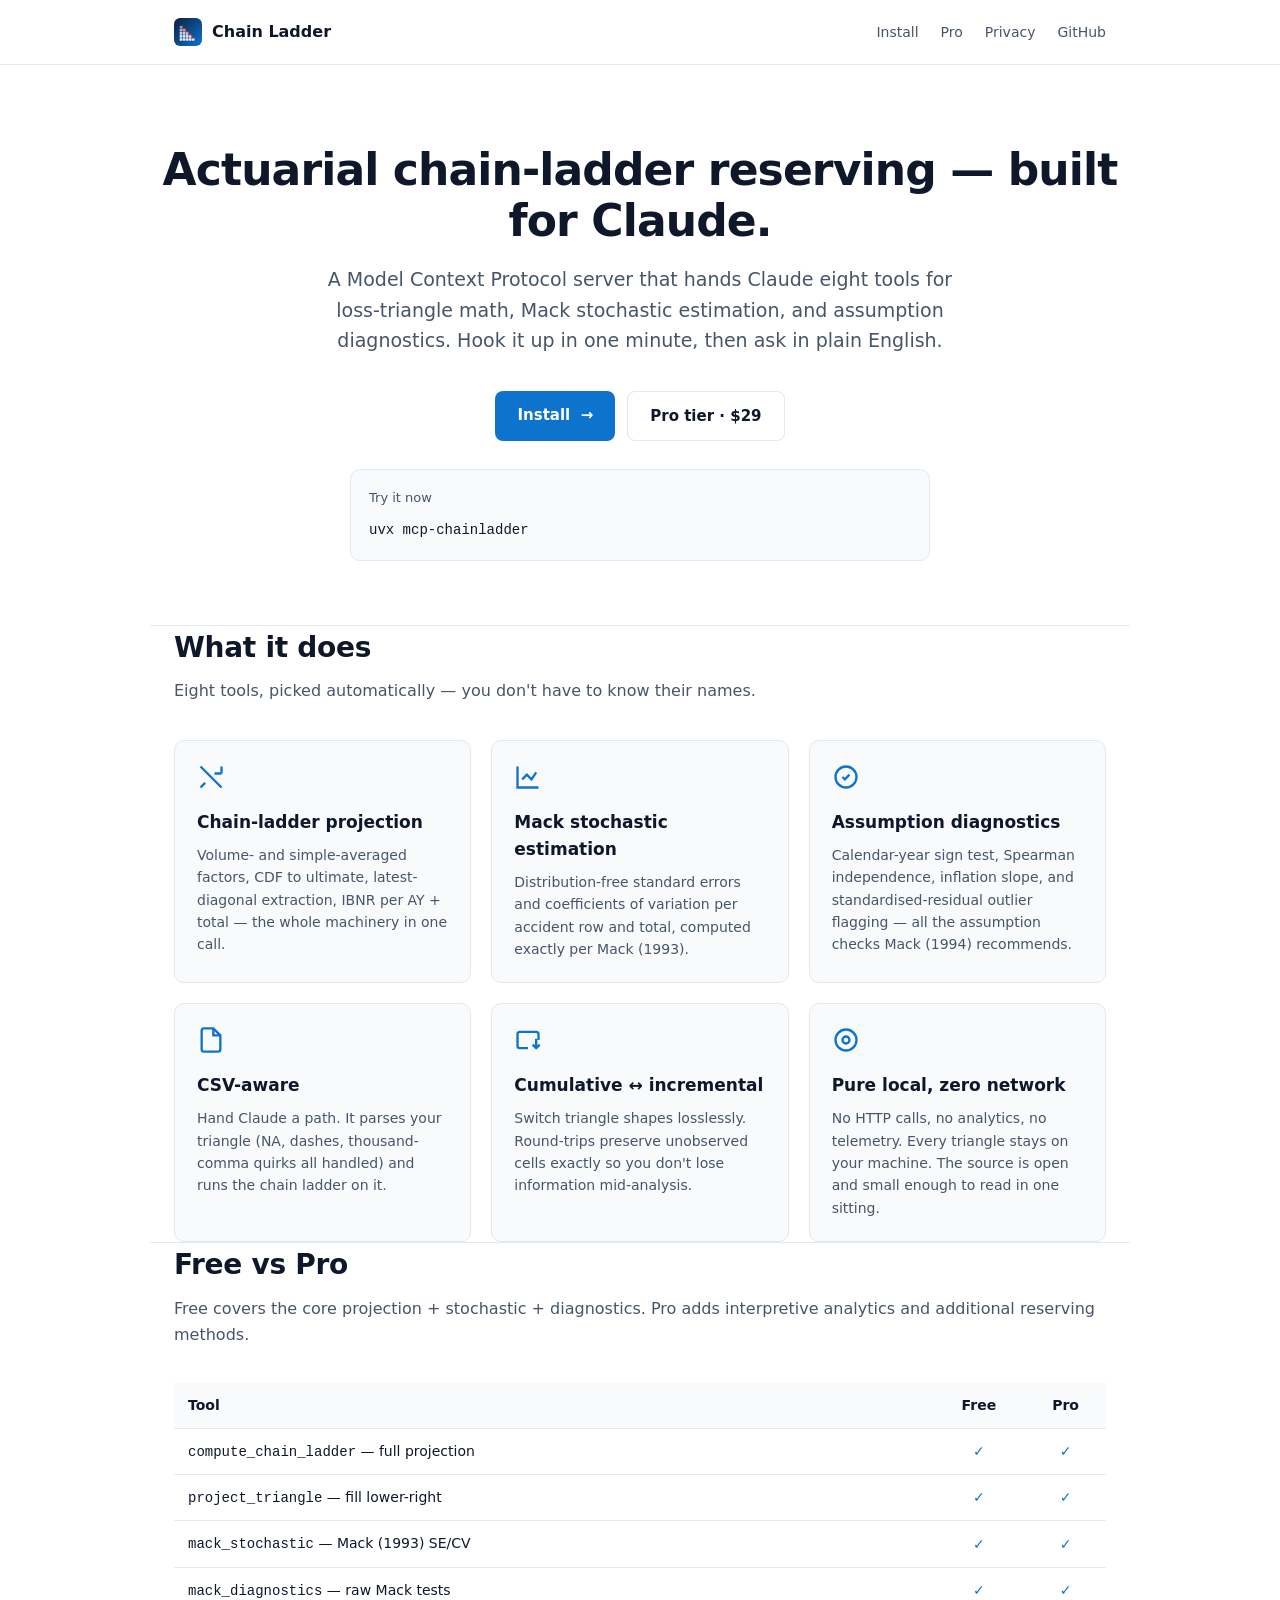
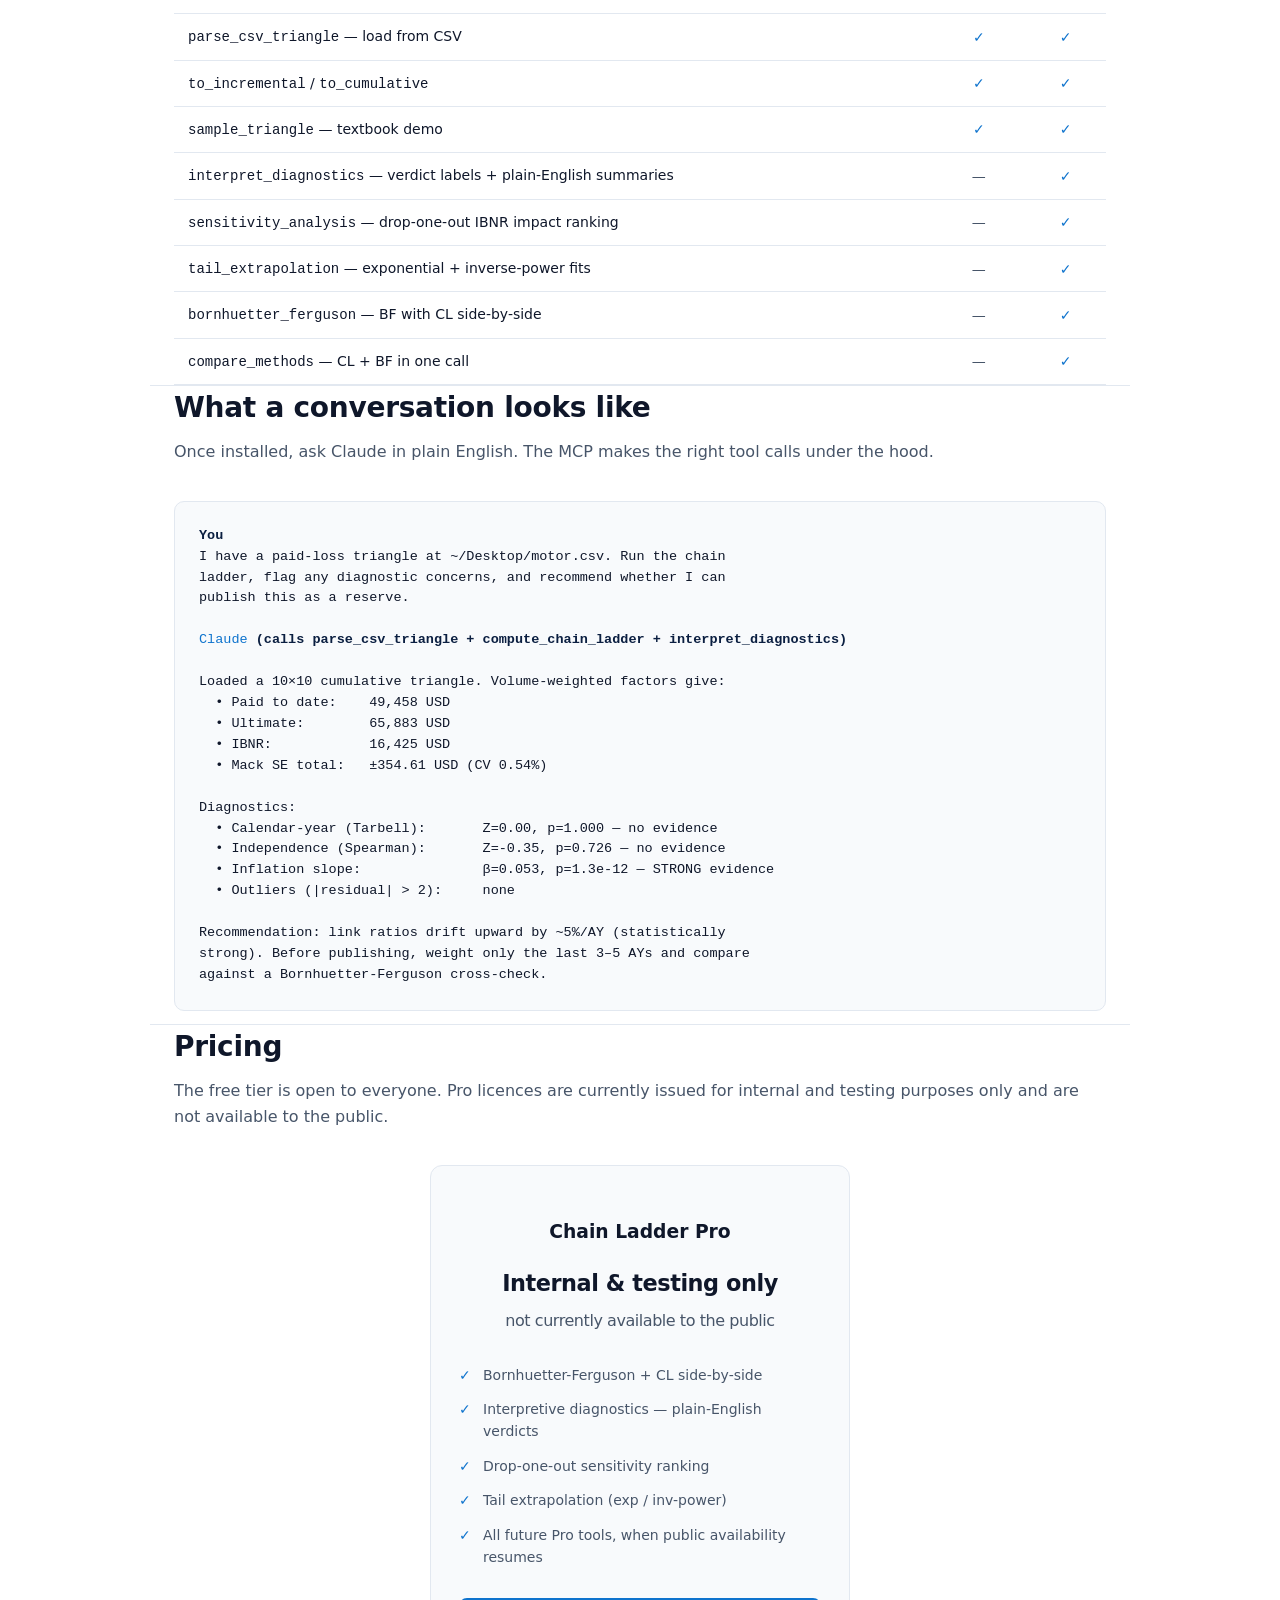
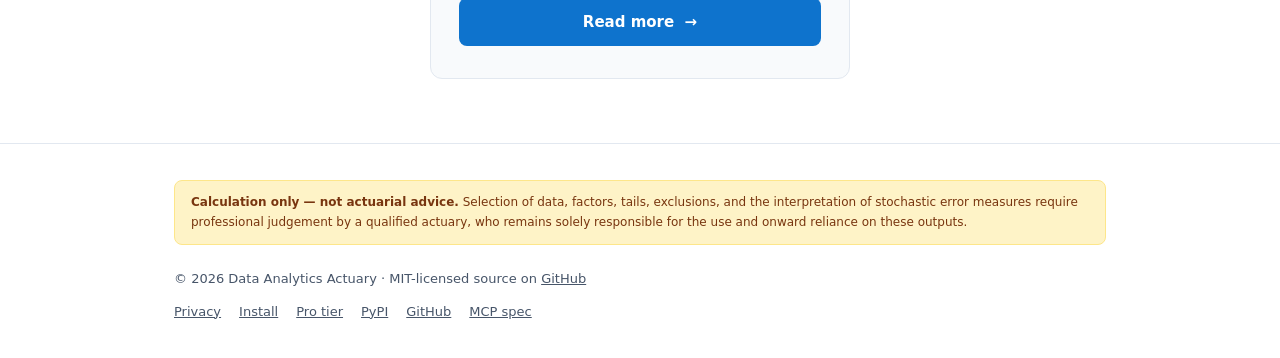
<file: docs/index.html>
<!DOCTYPE html>
<html lang="en">
<head>
    <meta charset="utf-8">
    <meta name="viewport" content="width=device-width, initial-scale=1">
    <title>Chain Ladder — actuarial reserving for Claude</title>
    <meta name="description" content="A Model Context Protocol server that hands Claude the tools for actuarial chain-ladder reserving — factors, IBNR, Mack stochastic stats, and assumption diagnostics.">
    <link rel="stylesheet" href="style.css">
    <meta property="og:title" content="Chain Ladder — actuarial reserving for Claude">
    <meta property="og:description" content="MCP server for chain-ladder reserving, Mack diagnostics, and Bornhuetter-Ferguson. No network access, no telemetry, pure local calculation.">
    <meta property="og:type" content="website">
</head>
<body>

<nav class="nav">
    <div class="container nav-inner">
        <a href="./" class="nav-brand">
            <!-- Inline SVG logo: navy/blue staircase triangle echoing the macOS app icon -->
            <svg viewBox="0 0 64 64" xmlns="http://www.w3.org/2000/svg" aria-hidden="true">
                <defs>
                    <linearGradient id="g" x1="0%" y1="0%" x2="100%" y2="100%">
                        <stop offset="0%"  stop-color="#0b1f41"/>
                        <stop offset="100%" stop-color="#0e73cd"/>
                    </linearGradient>
                </defs>
                <rect width="64" height="64" rx="14" fill="url(#g)"/>
                <g fill="white" fill-opacity="0.92">
                    <rect x="13" y="46" width="6" height="6" rx="1"/>
                    <rect x="20" y="46" width="6" height="6" rx="1"/>
                    <rect x="27" y="46" width="6" height="6" rx="1"/>
                    <rect x="34" y="46" width="6" height="6" rx="1"/>
                    <rect x="41" y="46" width="6" height="6" rx="1"/>
                    <rect x="13" y="39" width="6" height="6" rx="1" fill-opacity="0.85"/>
                    <rect x="20" y="39" width="6" height="6" rx="1" fill-opacity="0.85"/>
                    <rect x="27" y="39" width="6" height="6" rx="1" fill-opacity="0.85"/>
                    <rect x="34" y="39" width="6" height="6" rx="1" fill-opacity="0.85"/>
                    <rect x="13" y="32" width="6" height="6" rx="1" fill-opacity="0.75"/>
                    <rect x="20" y="32" width="6" height="6" rx="1" fill-opacity="0.75"/>
                    <rect x="27" y="32" width="6" height="6" rx="1" fill-opacity="0.75"/>
                    <rect x="13" y="25" width="6" height="6" rx="1" fill-opacity="0.65"/>
                    <rect x="20" y="25" width="6" height="6" rx="1" fill-opacity="0.65"/>
                    <rect x="13" y="18" width="6" height="6" rx="1" fill-opacity="0.55"/>
                </g>
                <!-- Red ridge along the diagonal -->
                <path d="M19 18 L19 25 L26 25 L26 32 L33 32 L33 39 L40 39 L40 46 L47 46"
                      fill="none" stroke="#ef4444" stroke-width="2"
                      stroke-linecap="round" stroke-linejoin="round"/>
            </svg>
            Chain Ladder
        </a>
        <div class="nav-links">
            <a href="install.html">Install</a>
            <a href="pro.html">Pro</a>
            <a href="privacy.html">Privacy</a>
            <a href="https://github.com/datalattice/mcp-chainladder">GitHub</a>
        </div>
    </div>
</nav>

<header class="hero container">
    <h1>Actuarial chain-ladder reserving — built for Claude.</h1>
    <p class="tagline">
        A Model Context Protocol server that hands Claude eight tools for
        loss-triangle math, Mack stochastic estimation, and assumption
        diagnostics. Hook it up in one minute, then ask in plain English.
    </p>
    <div class="hero-cta">
        <a href="install.html" class="cta cta-primary">Install &nbsp;→</a>
        <a href="pro.html"     class="cta cta-secondary">Pro tier · $29</a>
    </div>
    <div class="install">
        <p>Try it now</p>
        <code>uvx mcp-chainladder</code>
    </div>
</header>

<section class="container">
    <h2>What it does</h2>
    <p class="subhead">Eight tools, picked automatically — you don't have to know their names.</p>
    <div class="feature-grid">
        <div class="feature">
            <svg class="feature-icon" viewBox="0 0 24 24" fill="none" stroke="currentColor" stroke-width="2"><path d="M3 21l4-4M3 3l18 18M21 3v6M21 9h-6"/></svg>
            <h3>Chain-ladder projection</h3>
            <p>Volume- and simple-averaged factors, CDF to ultimate, latest-diagonal extraction, IBNR per AY + total — the whole machinery in one call.</p>
        </div>
        <div class="feature">
            <svg class="feature-icon" viewBox="0 0 24 24" fill="none" stroke="currentColor" stroke-width="2"><path d="M3 3v18h18M7 14l4-4 4 4 4-6"/></svg>
            <h3>Mack stochastic estimation</h3>
            <p>Distribution-free standard errors and coefficients of variation per accident row and total, computed exactly per Mack (1993).</p>
        </div>
        <div class="feature">
            <svg class="feature-icon" viewBox="0 0 24 24" fill="none" stroke="currentColor" stroke-width="2"><circle cx="12" cy="12" r="9"/><path d="M9 12l2 2 4-4"/></svg>
            <h3>Assumption diagnostics</h3>
            <p>Calendar-year sign test, Spearman independence, inflation slope, and standardised-residual outlier flagging — all the assumption checks Mack (1994) recommends.</p>
        </div>
        <div class="feature">
            <svg class="feature-icon" viewBox="0 0 24 24" fill="none" stroke="currentColor" stroke-width="2"><path d="M14 2H6a2 2 0 0 0-2 2v16a2 2 0 0 0 2 2h12a2 2 0 0 0 2-2V8z"/><path d="M14 2v6h6"/></svg>
            <h3>CSV-aware</h3>
            <p>Hand Claude a path. It parses your triangle (NA, dashes, thousand-comma quirks all handled) and runs the chain ladder on it.</p>
        </div>
        <div class="feature">
            <svg class="feature-icon" viewBox="0 0 24 24" fill="none" stroke="currentColor" stroke-width="2"><path d="M21 12V7a2 2 0 0 0-2-2H5a2 2 0 0 0-2 2v10a2 2 0 0 0 2 2h7"/><path d="M16 16l3 3 3-3"/><path d="M19 19V11"/></svg>
            <h3>Cumulative ↔ incremental</h3>
            <p>Switch triangle shapes losslessly. Round-trips preserve unobserved cells exactly so you don't lose information mid-analysis.</p>
        </div>
        <div class="feature">
            <svg class="feature-icon" viewBox="0 0 24 24" fill="none" stroke="currentColor" stroke-width="2"><circle cx="12" cy="12" r="3"/><circle cx="12" cy="12" r="9"/></svg>
            <h3>Pure local, zero network</h3>
            <p>No HTTP calls, no analytics, no telemetry. Every triangle stays on your machine. The source is open and small enough to read in one sitting.</p>
        </div>
    </div>
</section>

<section class="container">
    <h2>Free vs Pro</h2>
    <p class="subhead">Free covers the core projection + stochastic + diagnostics. Pro adds interpretive analytics and additional reserving methods.</p>
    <table class="tier">
        <thead>
            <tr>
                <th>Tool</th>
                <th class="center">Free</th>
                <th class="center">Pro</th>
            </tr>
        </thead>
        <tbody>
            <tr><td><code>compute_chain_ladder</code> — full projection</td>            <td class="center check">✓</td><td class="center check">✓</td></tr>
            <tr><td><code>project_triangle</code> — fill lower-right</td>                <td class="center check">✓</td><td class="center check">✓</td></tr>
            <tr><td><code>mack_stochastic</code> — Mack (1993) SE/CV</td>                <td class="center check">✓</td><td class="center check">✓</td></tr>
            <tr><td><code>mack_diagnostics</code> — raw Mack tests</td>                  <td class="center check">✓</td><td class="center check">✓</td></tr>
            <tr><td><code>parse_csv_triangle</code> — load from CSV</td>                 <td class="center check">✓</td><td class="center check">✓</td></tr>
            <tr><td><code>to_incremental</code> / <code>to_cumulative</code></td>       <td class="center check">✓</td><td class="center check">✓</td></tr>
            <tr><td><code>sample_triangle</code> — textbook demo</td>                   <td class="center check">✓</td><td class="center check">✓</td></tr>
            <tr><td><code>interpret_diagnostics</code> — verdict labels + plain-English summaries</td><td class="center dash">—</td><td class="center check">✓</td></tr>
            <tr><td><code>sensitivity_analysis</code> — drop-one-out IBNR impact ranking</td>         <td class="center dash">—</td><td class="center check">✓</td></tr>
            <tr><td><code>tail_extrapolation</code> — exponential + inverse-power fits</td>          <td class="center dash">—</td><td class="center check">✓</td></tr>
            <tr><td><code>bornhuetter_ferguson</code> — BF with CL side-by-side</td>                 <td class="center dash">—</td><td class="center check">✓</td></tr>
            <tr><td><code>compare_methods</code> — CL + BF in one call</td>                         <td class="center dash">—</td><td class="center check">✓</td></tr>
        </tbody>
    </table>
</section>

<section class="container">
    <h2>What a conversation looks like</h2>
    <p class="subhead">Once installed, ask Claude in plain English. The MCP makes the right tool calls under the hood.</p>
    <pre class="example"><span class="me">You</span>
I have a paid-loss triangle at ~/Desktop/motor.csv. Run the chain
ladder, flag any diagnostic concerns, and recommend whether I can
publish this as a reserve.

<span class="claude">Claude</span> <span class="me">(calls parse_csv_triangle + compute_chain_ladder + interpret_diagnostics)</span>

Loaded a 10×10 cumulative triangle. Volume-weighted factors give:
  • Paid to date:    49,458 USD
  • Ultimate:        65,883 USD
  • IBNR:            16,425 USD
  • Mack SE total:   ±354.61 USD (CV 0.54%)

Diagnostics:
  • Calendar-year (Tarbell):       Z=0.00, p=1.000 — no evidence
  • Independence (Spearman):       Z=-0.35, p=0.726 — no evidence
  • Inflation slope:               β=0.053, p=1.3e-12 — STRONG evidence
  • Outliers (|residual| > 2):     none

Recommendation: link ratios drift upward by ~5%/AY (statistically
strong). Before publishing, weight only the last 3–5 AYs and compare
against a Bornhuetter-Ferguson cross-check.</pre>
</section>

<section class="container">
    <h2>Pricing</h2>
    <p class="subhead">The free tier is open to everyone. Pro licences are currently issued for internal and testing purposes only and are not available to the public.</p>
    <div class="pricing">
        <div class="price-card">
            <h3>Chain Ladder Pro</h3>
            <div class="price-amount" style="font-size: 1.4rem;">Internal &amp; testing only <small style="display:block; margin-top: 0.4rem;">not currently available to the public</small></div>
            <ul>
                <li>Bornhuetter-Ferguson + CL side-by-side</li>
                <li>Interpretive diagnostics — plain-English verdicts</li>
                <li>Drop-one-out sensitivity ranking</li>
                <li>Tail extrapolation (exp / inv-power)</li>
                <li>All future Pro tools, when public availability resumes</li>
            </ul>
            <a href="pro.html" class="cta cta-primary" style="display:block;">Read more &nbsp;→</a>
        </div>
    </div>
</section>

<footer>
    <div class="container">
        <div class="disclaimer">
            <strong>Calculation only — not actuarial advice.</strong> Selection of data, factors, tails, exclusions, and the interpretation of stochastic error measures require professional judgement by a qualified actuary, who remains solely responsible for the use and onward reliance on these outputs.
        </div>
        <p>© 2026 Data Analytics Actuary · MIT-licensed source on <a href="https://github.com/datalattice/mcp-chainladder">GitHub</a></p>
        <div class="footer-links">
            <a href="privacy.html">Privacy</a>
            <a href="install.html">Install</a>
            <a href="pro.html">Pro tier</a>
            <a href="https://pypi.org/project/mcp-chainladder/">PyPI</a>
            <a href="https://github.com/datalattice/mcp-chainladder">GitHub</a>
            <a href="https://modelcontextprotocol.io">MCP spec</a>
        </div>
    </div>
</footer>

</body>
</html>
</file>
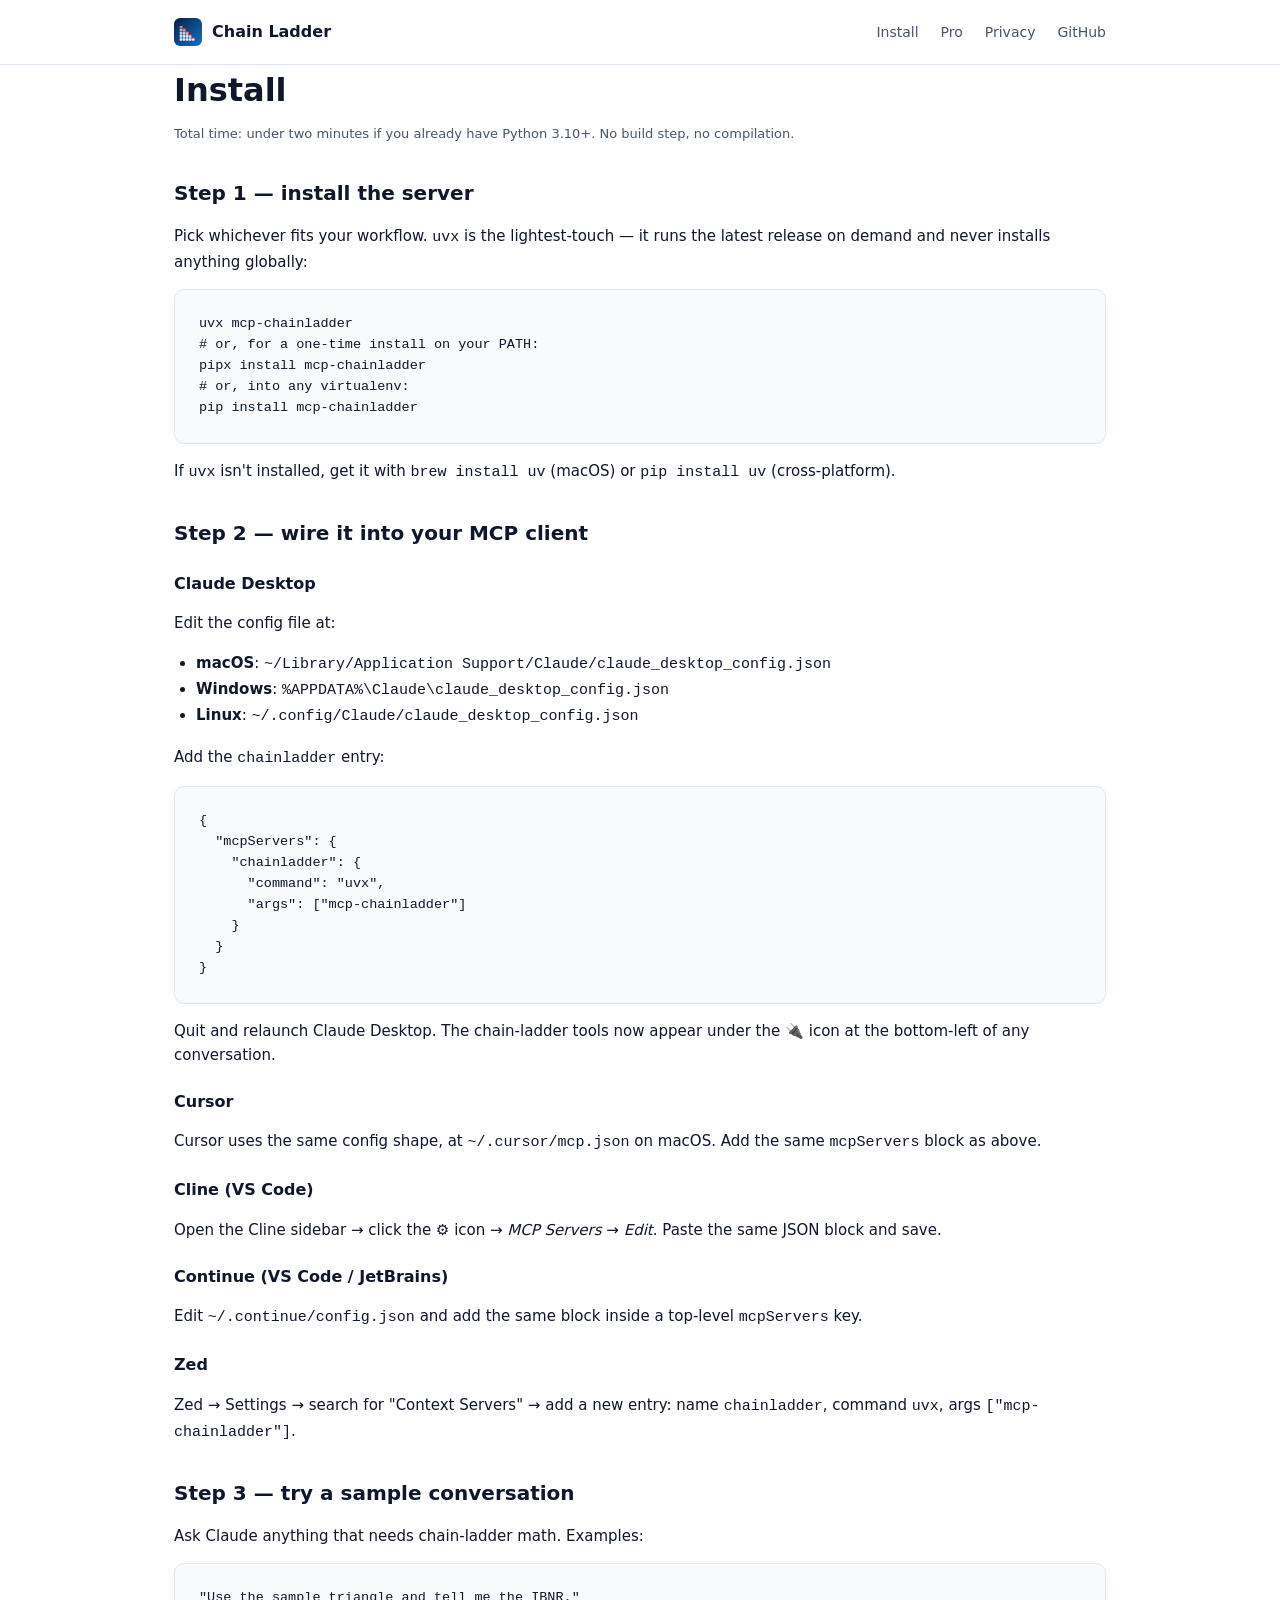
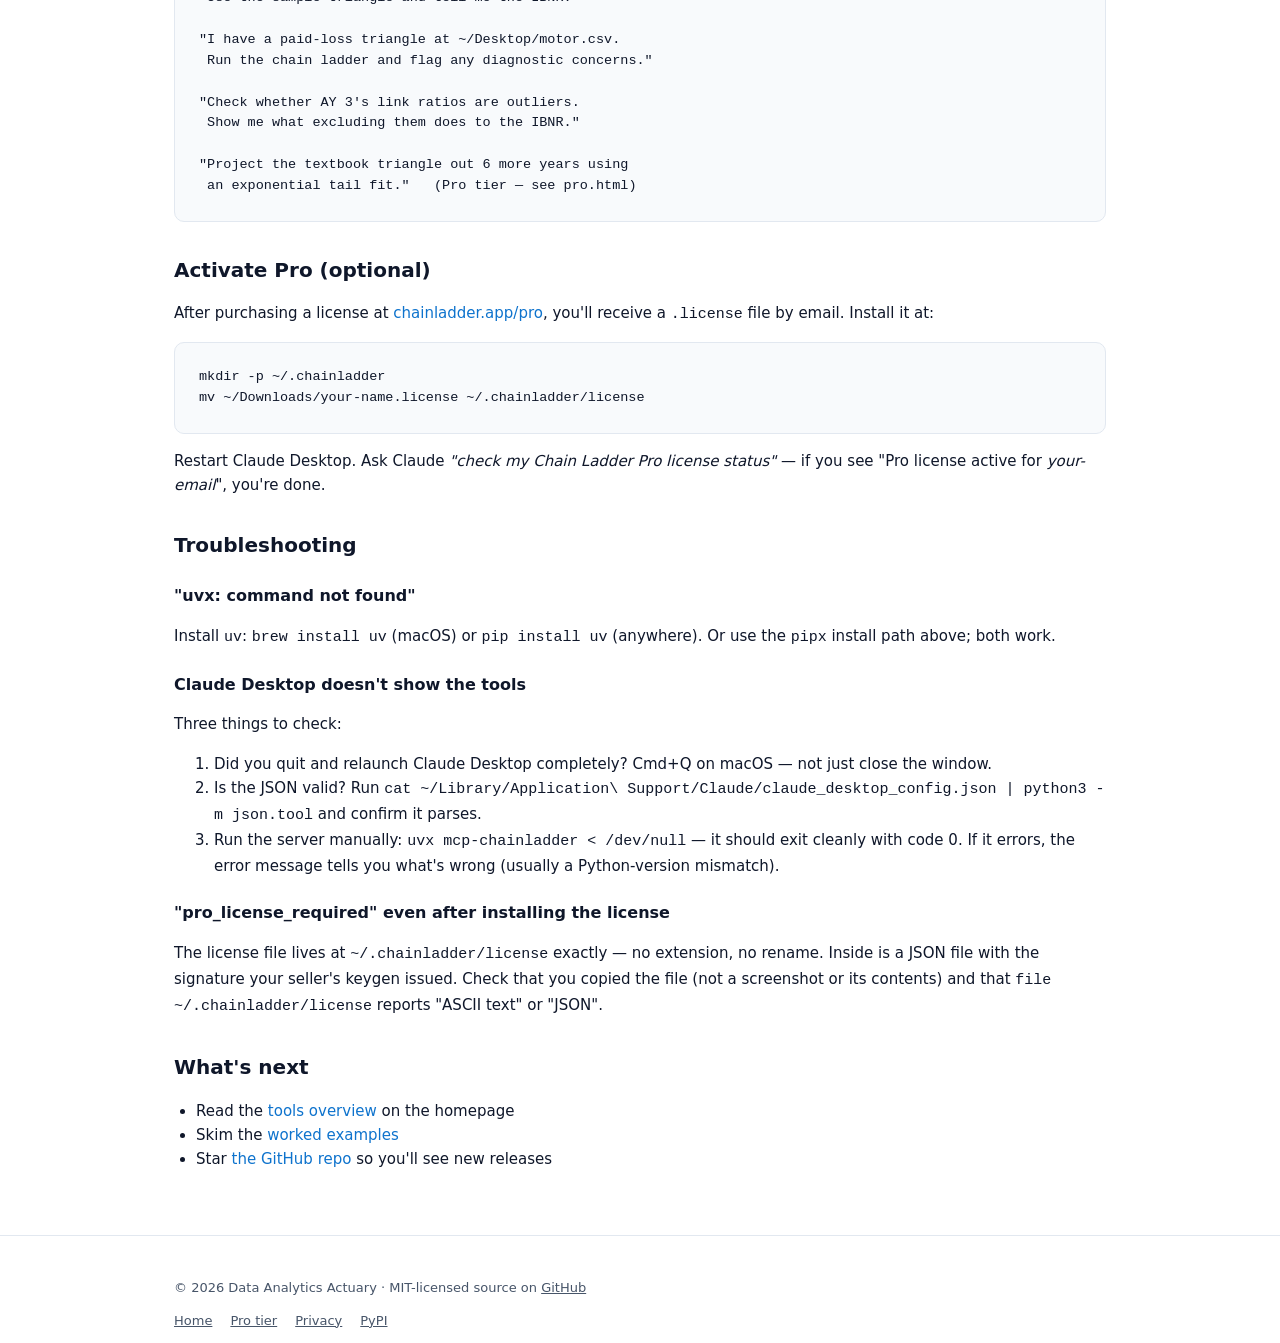
<file: docs/install.html>
<!DOCTYPE html>
<html lang="en">
<head>
    <meta charset="utf-8">
    <meta name="viewport" content="width=device-width, initial-scale=1">
    <title>Install — Chain Ladder</title>
    <meta name="description" content="Install mcp-chainladder and wire it into Claude Desktop, Cursor, Cline, or any other MCP-aware client.">
    <link rel="stylesheet" href="style.css">
</head>
<body>

<nav class="nav">
    <div class="container nav-inner">
        <a href="./" class="nav-brand">
            <svg viewBox="0 0 64 64" xmlns="http://www.w3.org/2000/svg" aria-hidden="true">
                <defs><linearGradient id="g" x1="0%" y1="0%" x2="100%" y2="100%"><stop offset="0%" stop-color="#0b1f41"/><stop offset="100%" stop-color="#0e73cd"/></linearGradient></defs>
                <rect width="64" height="64" rx="14" fill="url(#g)"/>
                <g fill="white" fill-opacity="0.92"><rect x="13" y="46" width="6" height="6" rx="1"/><rect x="20" y="46" width="6" height="6" rx="1"/><rect x="27" y="46" width="6" height="6" rx="1"/><rect x="34" y="46" width="6" height="6" rx="1"/><rect x="41" y="46" width="6" height="6" rx="1"/><rect x="13" y="39" width="6" height="6" rx="1" fill-opacity="0.85"/><rect x="20" y="39" width="6" height="6" rx="1" fill-opacity="0.85"/><rect x="27" y="39" width="6" height="6" rx="1" fill-opacity="0.85"/><rect x="34" y="39" width="6" height="6" rx="1" fill-opacity="0.85"/><rect x="13" y="32" width="6" height="6" rx="1" fill-opacity="0.75"/><rect x="20" y="32" width="6" height="6" rx="1" fill-opacity="0.75"/><rect x="27" y="32" width="6" height="6" rx="1" fill-opacity="0.75"/><rect x="13" y="25" width="6" height="6" rx="1" fill-opacity="0.65"/><rect x="20" y="25" width="6" height="6" rx="1" fill-opacity="0.65"/><rect x="13" y="18" width="6" height="6" rx="1" fill-opacity="0.55"/></g>
                <path d="M19 18 L19 25 L26 25 L26 32 L33 32 L33 39 L40 39 L40 46 L47 46" fill="none" stroke="#ef4444" stroke-width="2" stroke-linecap="round" stroke-linejoin="round"/>
            </svg>
            Chain Ladder
        </a>
        <div class="nav-links">
            <a href="install.html">Install</a>
            <a href="pro.html">Pro</a>
            <a href="privacy.html">Privacy</a>
            <a href="https://github.com/datalattice/mcp-chainladder">GitHub</a>
        </div>
    </div>
</nav>

<article class="container">
    <h1>Install</h1>
    <p class="meta">Total time: under two minutes if you already have Python 3.10+. No build step, no compilation.</p>

    <h2>Step 1 — install the server</h2>

    <p>Pick whichever fits your workflow. <code>uvx</code> is the
    lightest-touch — it runs the latest release on demand and never
    installs anything globally:</p>

    <pre class="example">uvx mcp-chainladder
# or, for a one-time install on your PATH:
pipx install mcp-chainladder
# or, into any virtualenv:
pip install mcp-chainladder</pre>

    <p>If <code>uvx</code> isn't installed, get it with
    <code>brew install uv</code> (macOS) or <code>pip install uv</code>
    (cross-platform).</p>

    <h2>Step 2 — wire it into your MCP client</h2>

    <h3>Claude Desktop</h3>

    <p>Edit the config file at:</p>

    <ul>
        <li><strong>macOS</strong>: <code>~/Library/Application Support/Claude/claude_desktop_config.json</code></li>
        <li><strong>Windows</strong>: <code>%APPDATA%\Claude\claude_desktop_config.json</code></li>
        <li><strong>Linux</strong>: <code>~/.config/Claude/claude_desktop_config.json</code></li>
    </ul>

    <p>Add the <code>chainladder</code> entry:</p>

    <pre class="example">{
  "mcpServers": {
    "chainladder": {
      "command": "uvx",
      "args": ["mcp-chainladder"]
    }
  }
}</pre>

    <p>Quit and relaunch Claude Desktop. The chain-ladder tools now
    appear under the 🔌 icon at the bottom-left of any conversation.</p>

    <h3>Cursor</h3>

    <p>Cursor uses the same config shape, at <code>~/.cursor/mcp.json</code>
    on macOS. Add the same <code>mcpServers</code> block as above.</p>

    <h3>Cline (VS Code)</h3>

    <p>Open the Cline sidebar → click the ⚙ icon → <em>MCP Servers</em>
    → <em>Edit</em>. Paste the same JSON block and save.</p>

    <h3>Continue (VS Code / JetBrains)</h3>

    <p>Edit <code>~/.continue/config.json</code> and add the same block
    inside a top-level <code>mcpServers</code> key.</p>

    <h3>Zed</h3>

    <p>Zed → Settings → search for "Context Servers" → add a new entry:
    name <code>chainladder</code>, command <code>uvx</code>, args
    <code>["mcp-chainladder"]</code>.</p>

    <h2>Step 3 — try a sample conversation</h2>

    <p>Ask Claude anything that needs chain-ladder math. Examples:</p>

    <pre class="example">"Use the sample triangle and tell me the IBNR."

"I have a paid-loss triangle at ~/Desktop/motor.csv.
 Run the chain ladder and flag any diagnostic concerns."

"Check whether AY 3's link ratios are outliers.
 Show me what excluding them does to the IBNR."

"Project the textbook triangle out 6 more years using
 an exponential tail fit."   (Pro tier — see pro.html)</pre>

    <h2>Activate Pro (optional)</h2>

    <p>After purchasing a license at
    <a href="pro.html">chainladder.app/pro</a>, you'll receive a
    <code>.license</code> file by email. Install it at:</p>

    <pre class="example">mkdir -p ~/.chainladder
mv ~/Downloads/your-name.license ~/.chainladder/license</pre>

    <p>Restart Claude Desktop. Ask Claude
    <em>"check my Chain Ladder Pro license status"</em> — if you see
    "Pro license active for <em>your-email</em>", you're done.</p>

    <h2>Troubleshooting</h2>

    <h3>"uvx: command not found"</h3>
    <p>Install <code>uv</code>: <code>brew install uv</code> (macOS) or
    <code>pip install uv</code> (anywhere). Or use the
    <code>pipx</code> install path above; both work.</p>

    <h3>Claude Desktop doesn't show the tools</h3>
    <p>Three things to check:</p>
    <ol>
        <li>Did you quit and relaunch Claude Desktop completely? Cmd+Q
            on macOS — not just close the window.</li>
        <li>Is the JSON valid? Run
            <code>cat ~/Library/Application\ Support/Claude/claude_desktop_config.json | python3 -m json.tool</code>
            and confirm it parses.</li>
        <li>Run the server manually:
            <code>uvx mcp-chainladder &lt; /dev/null</code> — it should
            exit cleanly with code 0. If it errors, the error message
            tells you what's wrong (usually a Python-version mismatch).</li>
    </ol>

    <h3>"pro_license_required" even after installing the license</h3>
    <p>The license file lives at <code>~/.chainladder/license</code>
    exactly — no extension, no rename. Inside is a JSON file with the
    signature your seller's keygen issued. Check that you copied the
    file (not a screenshot or its contents) and that
    <code>file ~/.chainladder/license</code> reports "ASCII text" or
    "JSON".</p>

    <h2>What's next</h2>
    <ul>
        <li>Read the <a href="./">tools overview</a> on the homepage</li>
        <li>Skim the <a href="https://github.com/datalattice/mcp-chainladder/tree/main/examples">worked examples</a></li>
        <li>Star <a href="https://github.com/datalattice/mcp-chainladder">the GitHub repo</a> so you'll see new releases</li>
    </ul>
</article>

<footer>
    <div class="container">
        <p>© 2026 Data Analytics Actuary · MIT-licensed source on <a href="https://github.com/datalattice/mcp-chainladder">GitHub</a></p>
        <div class="footer-links">
            <a href="./">Home</a>
            <a href="pro.html">Pro tier</a>
            <a href="privacy.html">Privacy</a>
            <a href="https://pypi.org/project/mcp-chainladder/">PyPI</a>
        </div>
    </div>
</footer>

</body>
</html>
</file>
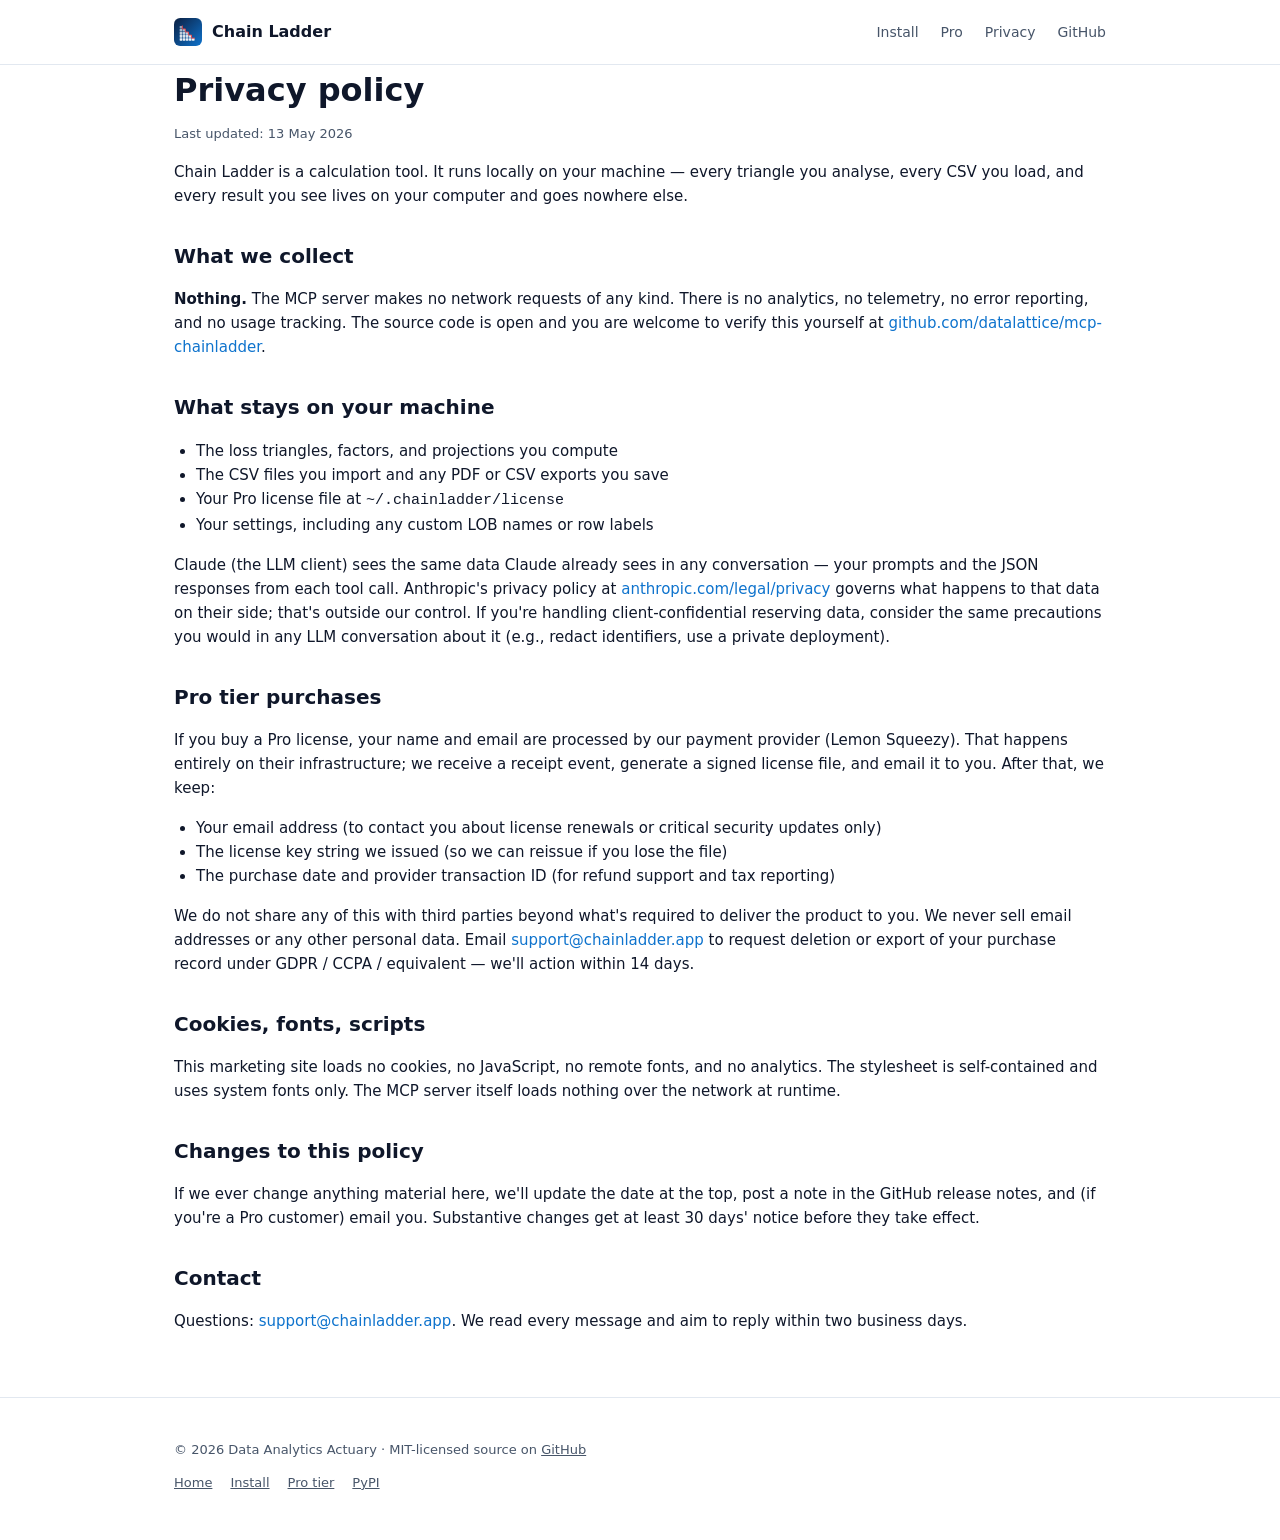
<file: docs/privacy.html>
<!DOCTYPE html>
<html lang="en">
<head>
    <meta charset="utf-8">
    <meta name="viewport" content="width=device-width, initial-scale=1">
    <title>Privacy policy — Chain Ladder</title>
    <meta name="description" content="Privacy policy for the mcp-chainladder MCP server and Chain Ladder Pro license tier.">
    <link rel="stylesheet" href="style.css">
</head>
<body>

<nav class="nav">
    <div class="container nav-inner">
        <a href="./" class="nav-brand">
            <svg viewBox="0 0 64 64" xmlns="http://www.w3.org/2000/svg" aria-hidden="true">
                <defs><linearGradient id="g" x1="0%" y1="0%" x2="100%" y2="100%"><stop offset="0%" stop-color="#0b1f41"/><stop offset="100%" stop-color="#0e73cd"/></linearGradient></defs>
                <rect width="64" height="64" rx="14" fill="url(#g)"/>
                <g fill="white" fill-opacity="0.92"><rect x="13" y="46" width="6" height="6" rx="1"/><rect x="20" y="46" width="6" height="6" rx="1"/><rect x="27" y="46" width="6" height="6" rx="1"/><rect x="34" y="46" width="6" height="6" rx="1"/><rect x="41" y="46" width="6" height="6" rx="1"/><rect x="13" y="39" width="6" height="6" rx="1" fill-opacity="0.85"/><rect x="20" y="39" width="6" height="6" rx="1" fill-opacity="0.85"/><rect x="27" y="39" width="6" height="6" rx="1" fill-opacity="0.85"/><rect x="34" y="39" width="6" height="6" rx="1" fill-opacity="0.85"/><rect x="13" y="32" width="6" height="6" rx="1" fill-opacity="0.75"/><rect x="20" y="32" width="6" height="6" rx="1" fill-opacity="0.75"/><rect x="27" y="32" width="6" height="6" rx="1" fill-opacity="0.75"/><rect x="13" y="25" width="6" height="6" rx="1" fill-opacity="0.65"/><rect x="20" y="25" width="6" height="6" rx="1" fill-opacity="0.65"/><rect x="13" y="18" width="6" height="6" rx="1" fill-opacity="0.55"/></g>
                <path d="M19 18 L19 25 L26 25 L26 32 L33 32 L33 39 L40 39 L40 46 L47 46" fill="none" stroke="#ef4444" stroke-width="2" stroke-linecap="round" stroke-linejoin="round"/>
            </svg>
            Chain Ladder
        </a>
        <div class="nav-links">
            <a href="install.html">Install</a>
            <a href="pro.html">Pro</a>
            <a href="privacy.html">Privacy</a>
            <a href="https://github.com/datalattice/mcp-chainladder">GitHub</a>
        </div>
    </div>
</nav>

<article class="container">
    <h1>Privacy policy</h1>
    <p class="meta">Last updated: 13 May 2026</p>

    <p>
        Chain Ladder is a calculation tool. It runs locally on your machine —
        every triangle you analyse, every CSV you load, and every result you
        see lives on your computer and goes nowhere else.
    </p>

    <h2>What we collect</h2>

    <p>
        <strong>Nothing.</strong> The MCP server makes no network requests of
        any kind. There is no analytics, no telemetry, no error reporting, and
        no usage tracking. The source code is open and you are welcome to
        verify this yourself at
        <a href="https://github.com/datalattice/mcp-chainladder">
            github.com/datalattice/mcp-chainladder</a>.
    </p>

    <h2>What stays on your machine</h2>

    <ul>
        <li>The loss triangles, factors, and projections you compute</li>
        <li>The CSV files you import and any PDF or CSV exports you save</li>
        <li>Your Pro license file at <code>~/.chainladder/license</code></li>
        <li>Your settings, including any custom LOB names or row labels</li>
    </ul>

    <p>
        Claude (the LLM client) sees the same data Claude already sees in any
        conversation — your prompts and the JSON responses from each tool
        call. Anthropic's privacy policy at
        <a href="https://www.anthropic.com/legal/privacy">anthropic.com/legal/privacy</a>
        governs what happens to that data on their side; that's outside our
        control. If you're handling client-confidential reserving data,
        consider the same precautions you would in any LLM conversation
        about it (e.g., redact identifiers, use a private deployment).
    </p>

    <h2>Pro tier purchases</h2>

    <p>
        If you buy a Pro license, your name and email are processed by our
        payment provider (Lemon Squeezy). That happens entirely on their
        infrastructure; we receive a receipt event, generate a signed
        license file, and email it to you. After that, we keep:
    </p>

    <ul>
        <li>Your email address (to contact you about license renewals or
            critical security updates only)</li>
        <li>The license key string we issued (so we can reissue if you lose
            the file)</li>
        <li>The purchase date and provider transaction ID (for refund support
            and tax reporting)</li>
    </ul>

    <p>
        We do not share any of this with third parties beyond what's required
        to deliver the product to you. We never sell email addresses or any
        other personal data. Email
        <a href="mailto:support@chainladder.app">support@chainladder.app</a>
        to request deletion or export of your purchase record under GDPR /
        CCPA / equivalent — we'll action within 14 days.
    </p>

    <h2>Cookies, fonts, scripts</h2>

    <p>
        This marketing site loads no cookies, no JavaScript, no remote fonts,
        and no analytics. The stylesheet is self-contained and uses system
        fonts only. The MCP server itself loads nothing over the network at
        runtime.
    </p>

    <h2>Changes to this policy</h2>

    <p>
        If we ever change anything material here, we'll update the date at
        the top, post a note in the GitHub release notes, and (if you're a
        Pro customer) email you. Substantive changes get at least 30 days'
        notice before they take effect.
    </p>

    <h2>Contact</h2>

    <p>
        Questions: <a href="mailto:support@chainladder.app">support@chainladder.app</a>.
        We read every message and aim to reply within two business days.
    </p>
</article>

<footer>
    <div class="container">
        <p>© 2026 Data Analytics Actuary · MIT-licensed source on <a href="https://github.com/datalattice/mcp-chainladder">GitHub</a></p>
        <div class="footer-links">
            <a href="./">Home</a>
            <a href="install.html">Install</a>
            <a href="pro.html">Pro tier</a>
            <a href="https://pypi.org/project/mcp-chainladder/">PyPI</a>
        </div>
    </div>
</footer>

</body>
</html>
</file>
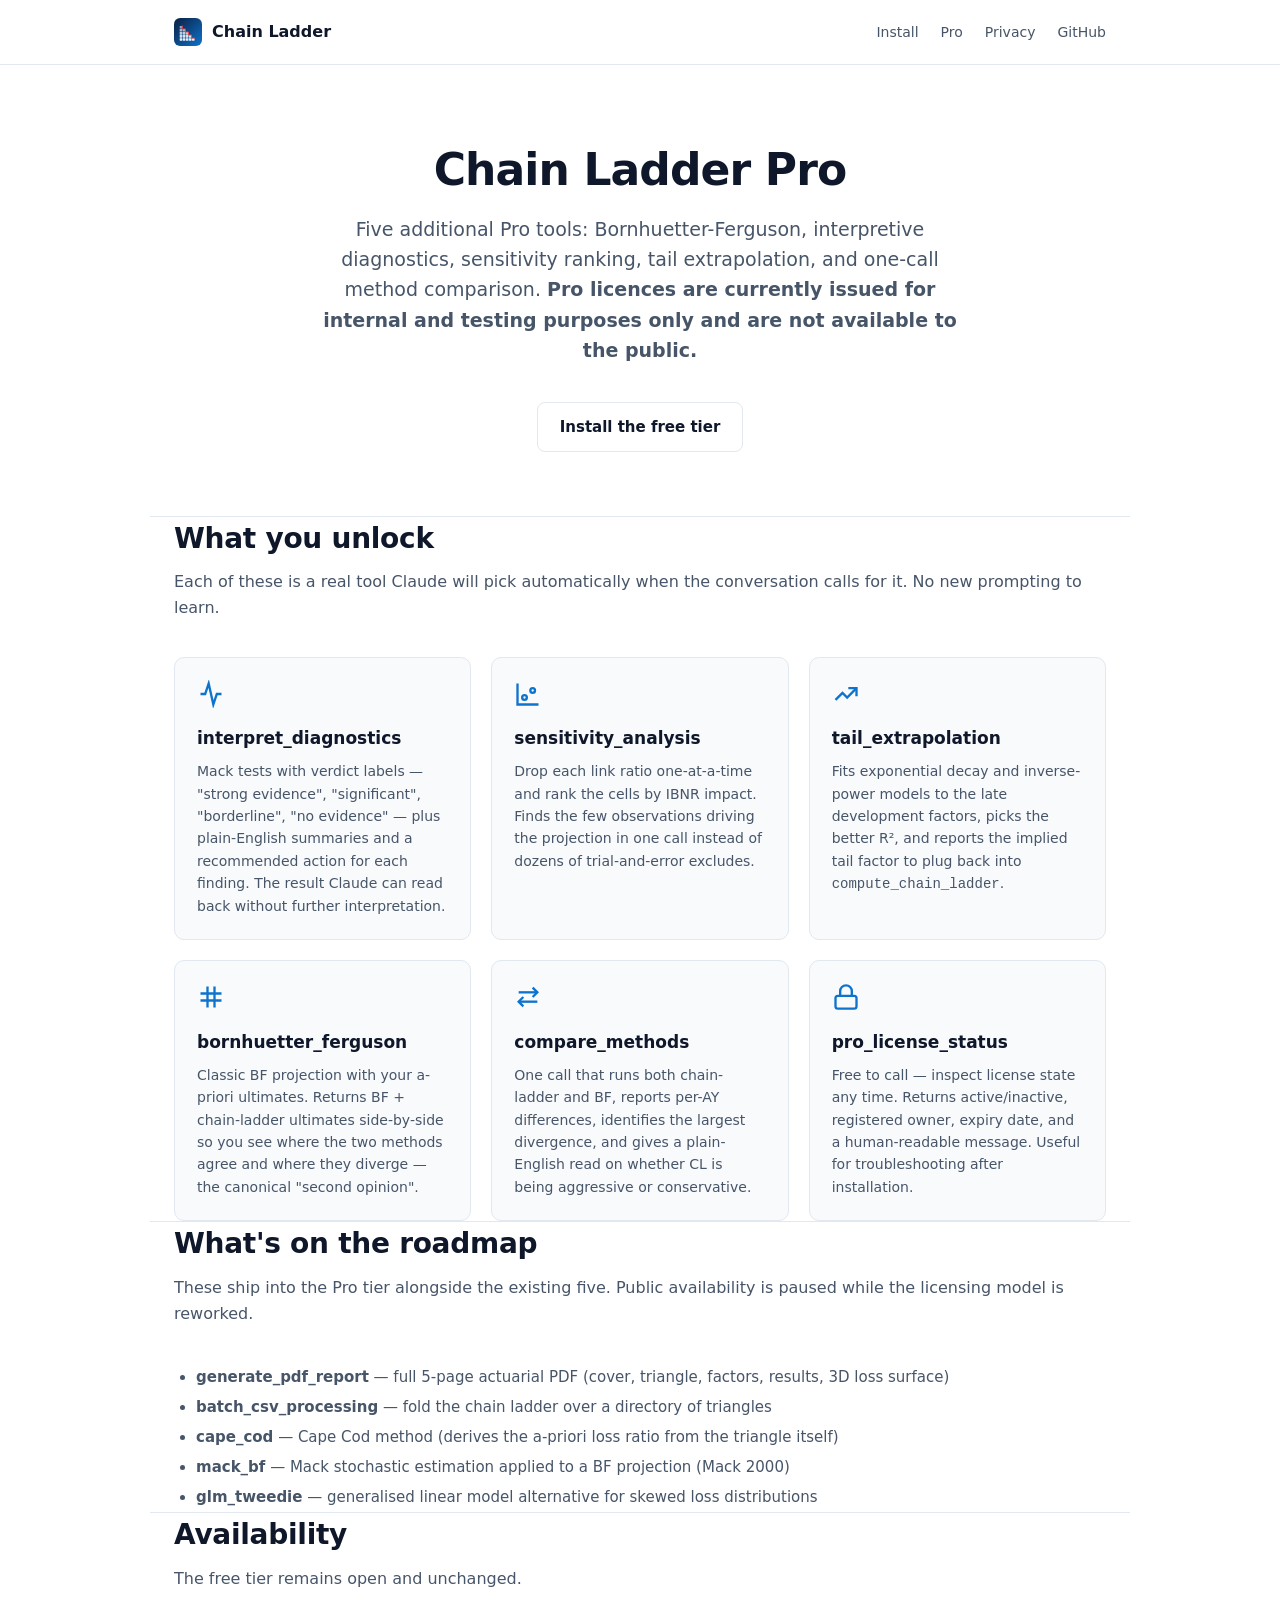
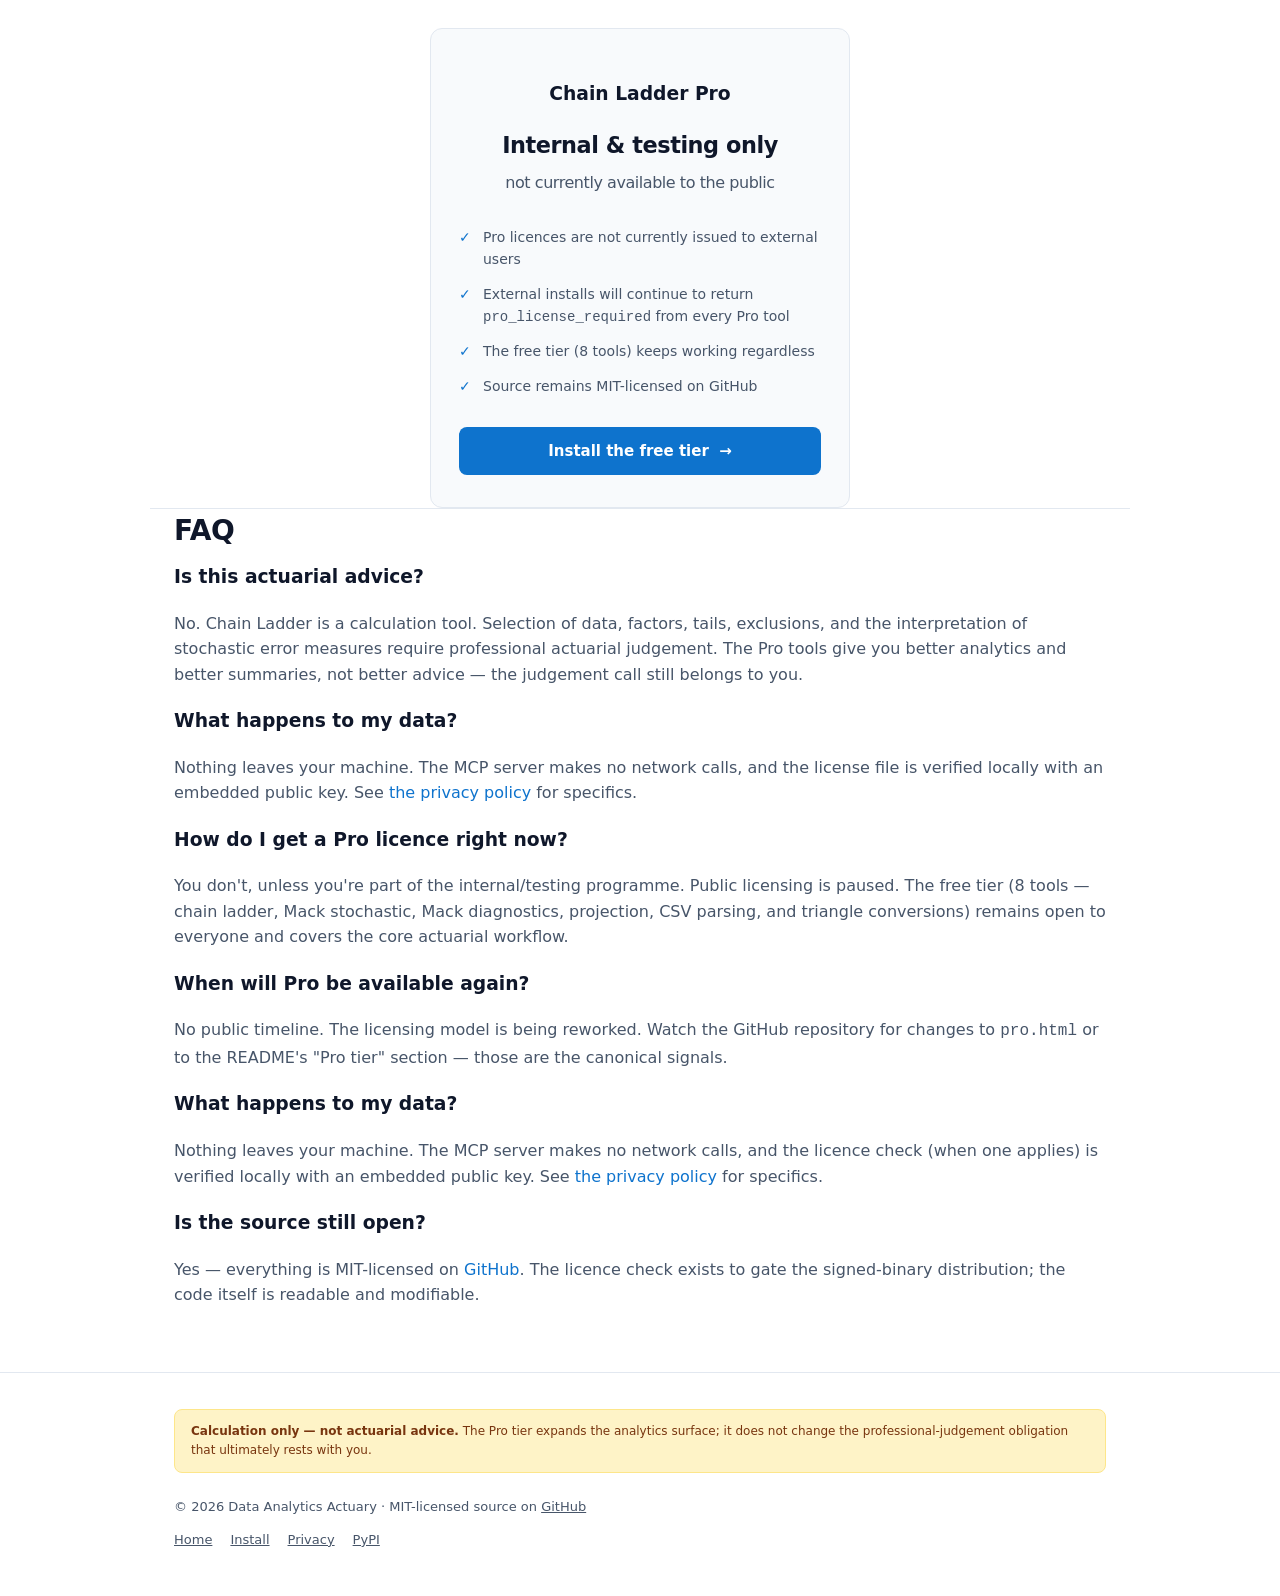
<file: docs/pro.html>
<!DOCTYPE html>
<html lang="en">
<head>
    <meta charset="utf-8">
    <meta name="viewport" content="width=device-width, initial-scale=1">
    <title>Pro tier — Chain Ladder</title>
    <meta name="description" content="Chain Ladder Pro unlocks Bornhuetter-Ferguson, interpretive diagnostics, sensitivity ranking, and tail extrapolation tools for Claude.">
    <link rel="stylesheet" href="style.css">
</head>
<body>

<nav class="nav">
    <div class="container nav-inner">
        <a href="./" class="nav-brand">
            <svg viewBox="0 0 64 64" xmlns="http://www.w3.org/2000/svg" aria-hidden="true">
                <defs><linearGradient id="g" x1="0%" y1="0%" x2="100%" y2="100%"><stop offset="0%" stop-color="#0b1f41"/><stop offset="100%" stop-color="#0e73cd"/></linearGradient></defs>
                <rect width="64" height="64" rx="14" fill="url(#g)"/>
                <g fill="white" fill-opacity="0.92"><rect x="13" y="46" width="6" height="6" rx="1"/><rect x="20" y="46" width="6" height="6" rx="1"/><rect x="27" y="46" width="6" height="6" rx="1"/><rect x="34" y="46" width="6" height="6" rx="1"/><rect x="41" y="46" width="6" height="6" rx="1"/><rect x="13" y="39" width="6" height="6" rx="1" fill-opacity="0.85"/><rect x="20" y="39" width="6" height="6" rx="1" fill-opacity="0.85"/><rect x="27" y="39" width="6" height="6" rx="1" fill-opacity="0.85"/><rect x="34" y="39" width="6" height="6" rx="1" fill-opacity="0.85"/><rect x="13" y="32" width="6" height="6" rx="1" fill-opacity="0.75"/><rect x="20" y="32" width="6" height="6" rx="1" fill-opacity="0.75"/><rect x="27" y="32" width="6" height="6" rx="1" fill-opacity="0.75"/><rect x="13" y="25" width="6" height="6" rx="1" fill-opacity="0.65"/><rect x="20" y="25" width="6" height="6" rx="1" fill-opacity="0.65"/><rect x="13" y="18" width="6" height="6" rx="1" fill-opacity="0.55"/></g>
                <path d="M19 18 L19 25 L26 25 L26 32 L33 32 L33 39 L40 39 L40 46 L47 46" fill="none" stroke="#ef4444" stroke-width="2" stroke-linecap="round" stroke-linejoin="round"/>
            </svg>
            Chain Ladder
        </a>
        <div class="nav-links">
            <a href="install.html">Install</a>
            <a href="pro.html">Pro</a>
            <a href="privacy.html">Privacy</a>
            <a href="https://github.com/datalattice/mcp-chainladder">GitHub</a>
        </div>
    </div>
</nav>

<header class="hero container">
    <h1>Chain Ladder Pro</h1>
    <p class="tagline">
        Five additional Pro tools: Bornhuetter-Ferguson, interpretive
        diagnostics, sensitivity ranking, tail extrapolation, and one-call
        method comparison. <strong>Pro licences are currently issued for
        internal and testing purposes only and are not available to the
        public.</strong>
    </p>
    <div class="hero-cta">
        <a href="install.html" class="cta cta-secondary">Install the free tier</a>
    </div>
</header>

<section class="container">
    <h2>What you unlock</h2>
    <p class="subhead">Each of these is a real tool Claude will pick automatically when the conversation calls for it. No new prompting to learn.</p>

    <div class="feature-grid">
        <div class="feature">
            <svg class="feature-icon" viewBox="0 0 24 24" fill="none" stroke="currentColor" stroke-width="2"><path d="M3 12h4l3-9 4 18 3-9h4"/></svg>
            <h3>interpret_diagnostics</h3>
            <p>Mack tests with verdict labels — "strong evidence", "significant", "borderline", "no evidence" — plus plain-English summaries and a recommended action for each finding. The result Claude can read back without further interpretation.</p>
        </div>
        <div class="feature">
            <svg class="feature-icon" viewBox="0 0 24 24" fill="none" stroke="currentColor" stroke-width="2"><path d="M3 3v18h18"/><circle cx="9" cy="15" r="2"/><circle cx="16" cy="9" r="2"/></svg>
            <h3>sensitivity_analysis</h3>
            <p>Drop each link ratio one-at-a-time and rank the cells by IBNR impact. Finds the few observations driving the projection in one call instead of dozens of trial-and-error excludes.</p>
        </div>
        <div class="feature">
            <svg class="feature-icon" viewBox="0 0 24 24" fill="none" stroke="currentColor" stroke-width="2"><path d="M3 17l6-6 4 4 8-8"/><path d="M14 7h7v7"/></svg>
            <h3>tail_extrapolation</h3>
            <p>Fits exponential decay and inverse-power models to the late development factors, picks the better R², and reports the implied tail factor to plug back into <code>compute_chain_ladder</code>.</p>
        </div>
        <div class="feature">
            <svg class="feature-icon" viewBox="0 0 24 24" fill="none" stroke="currentColor" stroke-width="2"><path d="M9 3v18M15 3v18M3 9h18M3 15h18"/></svg>
            <h3>bornhuetter_ferguson</h3>
            <p>Classic BF projection with your a-priori ultimates. Returns BF + chain-ladder ultimates side-by-side so you see where the two methods agree and where they diverge — the canonical "second opinion".</p>
        </div>
        <div class="feature">
            <svg class="feature-icon" viewBox="0 0 24 24" fill="none" stroke="currentColor" stroke-width="2"><path d="M8 12l-4 4 4 4"/><path d="M16 4l4 4-4 4"/><path d="M4 16h16"/><path d="M4 8h16"/></svg>
            <h3>compare_methods</h3>
            <p>One call that runs both chain-ladder and BF, reports per-AY differences, identifies the largest divergence, and gives a plain-English read on whether CL is being aggressive or conservative.</p>
        </div>
        <div class="feature">
            <svg class="feature-icon" viewBox="0 0 24 24" fill="none" stroke="currentColor" stroke-width="2"><rect x="3" y="11" width="18" height="11" rx="2"/><path d="M7 11V7a5 5 0 0 1 10 0v4"/></svg>
            <h3>pro_license_status</h3>
            <p>Free to call — inspect license state any time. Returns active/inactive, registered owner, expiry date, and a human-readable message. Useful for troubleshooting after installation.</p>
        </div>
    </div>
</section>

<section class="container">
    <h2>What's on the roadmap</h2>
    <p class="subhead">These ship into the Pro tier alongside the existing five. Public availability is paused while the licensing model is reworked.</p>
    <ul style="margin: 0; padding-left: 22px; color: var(--muted); font-size: 15px; line-height: 2;">
        <li><strong>generate_pdf_report</strong> — full 5-page actuarial PDF (cover, triangle, factors, results, 3D loss surface)</li>
        <li><strong>batch_csv_processing</strong> — fold the chain ladder over a directory of triangles</li>
        <li><strong>cape_cod</strong> — Cape Cod method (derives the a-priori loss ratio from the triangle itself)</li>
        <li><strong>mack_bf</strong> — Mack stochastic estimation applied to a BF projection (Mack 2000)</li>
        <li><strong>glm_tweedie</strong> — generalised linear model alternative for skewed loss distributions</li>
    </ul>
</section>

<section class="container">
    <h2>Availability</h2>
    <p class="subhead">The free tier remains open and unchanged.</p>
    <div class="pricing">
        <div class="price-card">
            <h3>Chain Ladder Pro</h3>
            <div class="price-amount" style="font-size: 1.4rem;">Internal &amp; testing only <small style="display:block; margin-top: 0.4rem;">not currently available to the public</small></div>
            <ul>
                <li>Pro licences are not currently issued to external users</li>
                <li>External installs will continue to return <code>pro_license_required</code> from every Pro tool</li>
                <li>The free tier (8 tools) keeps working regardless</li>
                <li>Source remains MIT-licensed on GitHub</li>
            </ul>
            <a href="install.html" class="cta cta-primary" style="display:block;">Install the free tier &nbsp;→</a>
        </div>
    </div>
</section>

<section class="container">
    <h2>FAQ</h2>

    <h3 style="margin-top:0;">Is this actuarial advice?</h3>
    <p style="color: var(--muted);">No. Chain Ladder is a calculation tool. Selection of data, factors, tails, exclusions, and the interpretation of stochastic error measures require professional actuarial judgement. The Pro tools give you better analytics and better summaries, not better advice — the judgement call still belongs to you.</p>

    <h3>What happens to my data?</h3>
    <p style="color: var(--muted);">Nothing leaves your machine. The MCP server makes no network calls, and the license file is verified locally with an embedded public key. See <a href="privacy.html">the privacy policy</a> for specifics.</p>

    <h3>How do I get a Pro licence right now?</h3>
    <p style="color: var(--muted);">You don't, unless you're part of the internal/testing programme. Public licensing is paused. The free tier (8 tools — chain ladder, Mack stochastic, Mack diagnostics, projection, CSV parsing, and triangle conversions) remains open to everyone and covers the core actuarial workflow.</p>

    <h3>When will Pro be available again?</h3>
    <p style="color: var(--muted);">No public timeline. The licensing model is being reworked. Watch the GitHub repository for changes to <code>pro.html</code> or to the README's "Pro tier" section — those are the canonical signals.</p>

    <h3>What happens to my data?</h3>
    <p style="color: var(--muted);">Nothing leaves your machine. The MCP server makes no network calls, and the licence check (when one applies) is verified locally with an embedded public key. See <a href="privacy.html">the privacy policy</a> for specifics.</p>

    <h3>Is the source still open?</h3>
    <p style="color: var(--muted);">Yes — everything is MIT-licensed on <a href="https://github.com/datalattice/mcp-chainladder">GitHub</a>. The licence check exists to gate the signed-binary distribution; the code itself is readable and modifiable.</p>
</section>

<footer>
    <div class="container">
        <div class="disclaimer">
            <strong>Calculation only — not actuarial advice.</strong> The Pro tier expands the analytics surface; it does not change the professional-judgement obligation that ultimately rests with you.
        </div>
        <p>© 2026 Data Analytics Actuary · MIT-licensed source on <a href="https://github.com/datalattice/mcp-chainladder">GitHub</a></p>
        <div class="footer-links">
            <a href="./">Home</a>
            <a href="install.html">Install</a>
            <a href="privacy.html">Privacy</a>
            <a href="https://pypi.org/project/mcp-chainladder/">PyPI</a>
        </div>
    </div>
</footer>

</body>
</html>
</file>
<file: docs/style.css>
/* Chain Ladder marketing site — single self-contained stylesheet.
   System-font stack so it loads instantly with no external requests
   (which also matches the privacy policy — we promise zero third-
   party calls, including for fonts). Brand palette mirrors the macOS
   app icon: navy → bright blue, with red and amber as accents. */

:root {
    --bg:           #ffffff;
    --bg-subtle:    #f8fafc;
    --ink:          #0f172a;
    --muted:        #475569;
    --line:         #e2e8f0;
    --accent:       #0e73cd;
    --accent-deep:  #0b1f41;
    --red:          #ef4444;
    --amber:        #f59e0b;
    --max-width:    980px;
}

@media (prefers-color-scheme: dark) {
    :root {
        --bg:           #0f172a;
        --bg-subtle:    #1e293b;
        --ink:          #e2e8f0;
        --muted:        #94a3b8;
        --line:         #334155;
        --accent:       #38bdf8;
        --accent-deep:  #38bdf8;
    }
}

* { box-sizing: border-box; }

html, body {
    margin: 0; padding: 0;
    background: var(--bg);
    color: var(--ink);
    font-family: -apple-system, BlinkMacSystemFont, "Segoe UI", system-ui,
                 "Helvetica Neue", Arial, sans-serif;
    font-size: 16px;
    line-height: 1.6;
}

a {
    color: var(--accent);
    text-decoration: none;
}
a:hover { text-decoration: underline; }

/* Layout */
.container {
    max-width: var(--max-width);
    margin: 0 auto;
    padding: 0 24px;
}

/* Top nav */
.nav {
    padding: 18px 0;
    border-bottom: 1px solid var(--line);
}
.nav-inner {
    display: flex;
    align-items: center;
    justify-content: space-between;
    gap: 20px;
}
.nav-brand {
    display: flex;
    align-items: center;
    gap: 10px;
    font-weight: 700;
    color: var(--ink);
    text-decoration: none;
    font-size: 16px;
}
.nav-brand svg { width: 28px; height: 28px; }
.nav-links {
    display: flex;
    gap: 22px;
    font-size: 14px;
}
.nav-links a { color: var(--muted); }
.nav-links a:hover { color: var(--ink); text-decoration: none; }

/* Hero */
.hero {
    padding: 80px 0 64px;
    text-align: center;
}
.hero h1 {
    font-size: 44px;
    line-height: 1.15;
    margin: 0 0 18px;
    letter-spacing: -0.02em;
}
.hero p.tagline {
    font-size: 19px;
    color: var(--muted);
    max-width: 640px;
    margin: 0 auto 36px;
}
.hero-cta {
    display: flex;
    gap: 12px;
    justify-content: center;
    flex-wrap: wrap;
}
.cta {
    display: inline-block;
    padding: 12px 22px;
    border-radius: 8px;
    font-weight: 600;
    font-size: 15px;
    transition: transform 0.05s;
}
.cta:active { transform: translateY(1px); }
.cta-primary {
    background: var(--accent);
    color: white;
}
.cta-primary:hover {
    background: var(--accent-deep);
    text-decoration: none;
    color: white;
}
@media (prefers-color-scheme: dark) {
    .cta-primary:hover { background: #0284c7; }
}
.cta-secondary {
    background: transparent;
    color: var(--ink);
    border: 1px solid var(--line);
}
.cta-secondary:hover {
    background: var(--bg-subtle);
    text-decoration: none;
}

/* Install snippet */
.install {
    background: var(--bg-subtle);
    border: 1px solid var(--line);
    border-radius: 10px;
    padding: 18px;
    max-width: 580px;
    margin: 28px auto 0;
    text-align: left;
}
.install p { margin: 0 0 6px; font-size: 13px; color: var(--muted); }
.install code {
    font-family: ui-monospace, "SF Mono", Menlo, Consolas, monospace;
    font-size: 14px;
    color: var(--ink);
    display: block;
    padding-top: 4px;
}

/* Section */
section {
    padding: 64px 0;
    border-top: 1px solid var(--line);
}
section h2 {
    font-size: 28px;
    margin: 0 0 8px;
    letter-spacing: -0.01em;
}
section .subhead {
    color: var(--muted);
    margin: 0 0 36px;
    font-size: 16px;
}

/* Feature grid */
.feature-grid {
    display: grid;
    grid-template-columns: repeat(3, 1fr);
    gap: 20px;
}
@media (max-width: 760px) {
    .feature-grid { grid-template-columns: 1fr; }
}
.feature {
    background: var(--bg-subtle);
    border: 1px solid var(--line);
    border-radius: 10px;
    padding: 22px;
}
.feature h3 {
    margin: 0 0 8px;
    font-size: 17px;
}
.feature p {
    margin: 0;
    color: var(--muted);
    font-size: 14px;
}
.feature-icon {
    width: 28px; height: 28px;
    color: var(--accent);
    margin-bottom: 10px;
}

/* Tier comparison */
.tier {
    width: 100%;
    border-collapse: collapse;
    font-size: 14px;
}
.tier th, .tier td {
    padding: 11px 14px;
    border-bottom: 1px solid var(--line);
    text-align: left;
}
.tier th {
    background: var(--bg-subtle);
    font-weight: 600;
    color: var(--ink);
}
.tier th.center,
.tier td.center { text-align: center; }
.tier .check { color: var(--accent); font-weight: 700; }
.tier .dash  { color: var(--muted); }

/* Example block */
.example {
    background: var(--bg-subtle);
    border: 1px solid var(--line);
    border-radius: 10px;
    padding: 24px;
    font-family: ui-monospace, "SF Mono", Menlo, Consolas, monospace;
    font-size: 13.5px;
    line-height: 1.55;
    white-space: pre-wrap;
    overflow-x: auto;
}
.example .me     { color: var(--accent-deep); font-weight: 600; }
.example .claude { color: var(--accent); }
@media (prefers-color-scheme: dark) {
    .example .me     { color: var(--ink); }
}

/* Pricing card */
.pricing {
    display: flex;
    justify-content: center;
}
.price-card {
    border: 1px solid var(--line);
    border-radius: 12px;
    padding: 32px 28px;
    width: 100%;
    max-width: 420px;
    text-align: center;
    background: var(--bg-subtle);
}
.price-card .price-amount {
    font-size: 40px;
    font-weight: 700;
    margin: 8px 0;
    letter-spacing: -0.02em;
}
.price-card .price-amount small {
    font-size: 16px;
    color: var(--muted);
    font-weight: 400;
}
.price-card ul {
    text-align: left;
    margin: 24px 0;
    padding-left: 0;
    list-style: none;
}
.price-card li {
    padding: 6px 0 6px 24px;
    position: relative;
    color: var(--muted);
    font-size: 14px;
}
.price-card li::before {
    content: "✓";
    color: var(--accent);
    font-weight: 700;
    position: absolute;
    left: 0;
}

/* Footer */
footer {
    margin-top: 64px;
    padding: 36px 0 48px;
    border-top: 1px solid var(--line);
    color: var(--muted);
    font-size: 13px;
}
footer p { margin: 6px 0; }
footer .disclaimer {
    background: #fef3c7;
    border: 1px solid #fde68a;
    color: #78350f;
    padding: 12px 16px;
    border-radius: 8px;
    margin-bottom: 24px;
    font-size: 12px;
}
@media (prefers-color-scheme: dark) {
    footer .disclaimer {
        background: #422006;
        border-color: #78350f;
        color: #fde68a;
    }
}
footer a { color: var(--muted); text-decoration: underline; }
footer .footer-links {
    display: flex;
    gap: 18px;
    flex-wrap: wrap;
    margin-top: 12px;
}

/* Article (for privacy.html etc.) */
article {
    padding: 60px 0;
}
article h1 { font-size: 32px; margin: 0 0 8px; }
article h2 { font-size: 20px; margin: 32px 0 12px; }
article h3 { font-size: 16px; margin: 22px 0 8px; }
article p, article li { font-size: 15px; color: var(--ink); }
article ul { padding-left: 22px; }
article .meta { color: var(--muted); margin: 8px 0 0; font-size: 13px; }
</file>
